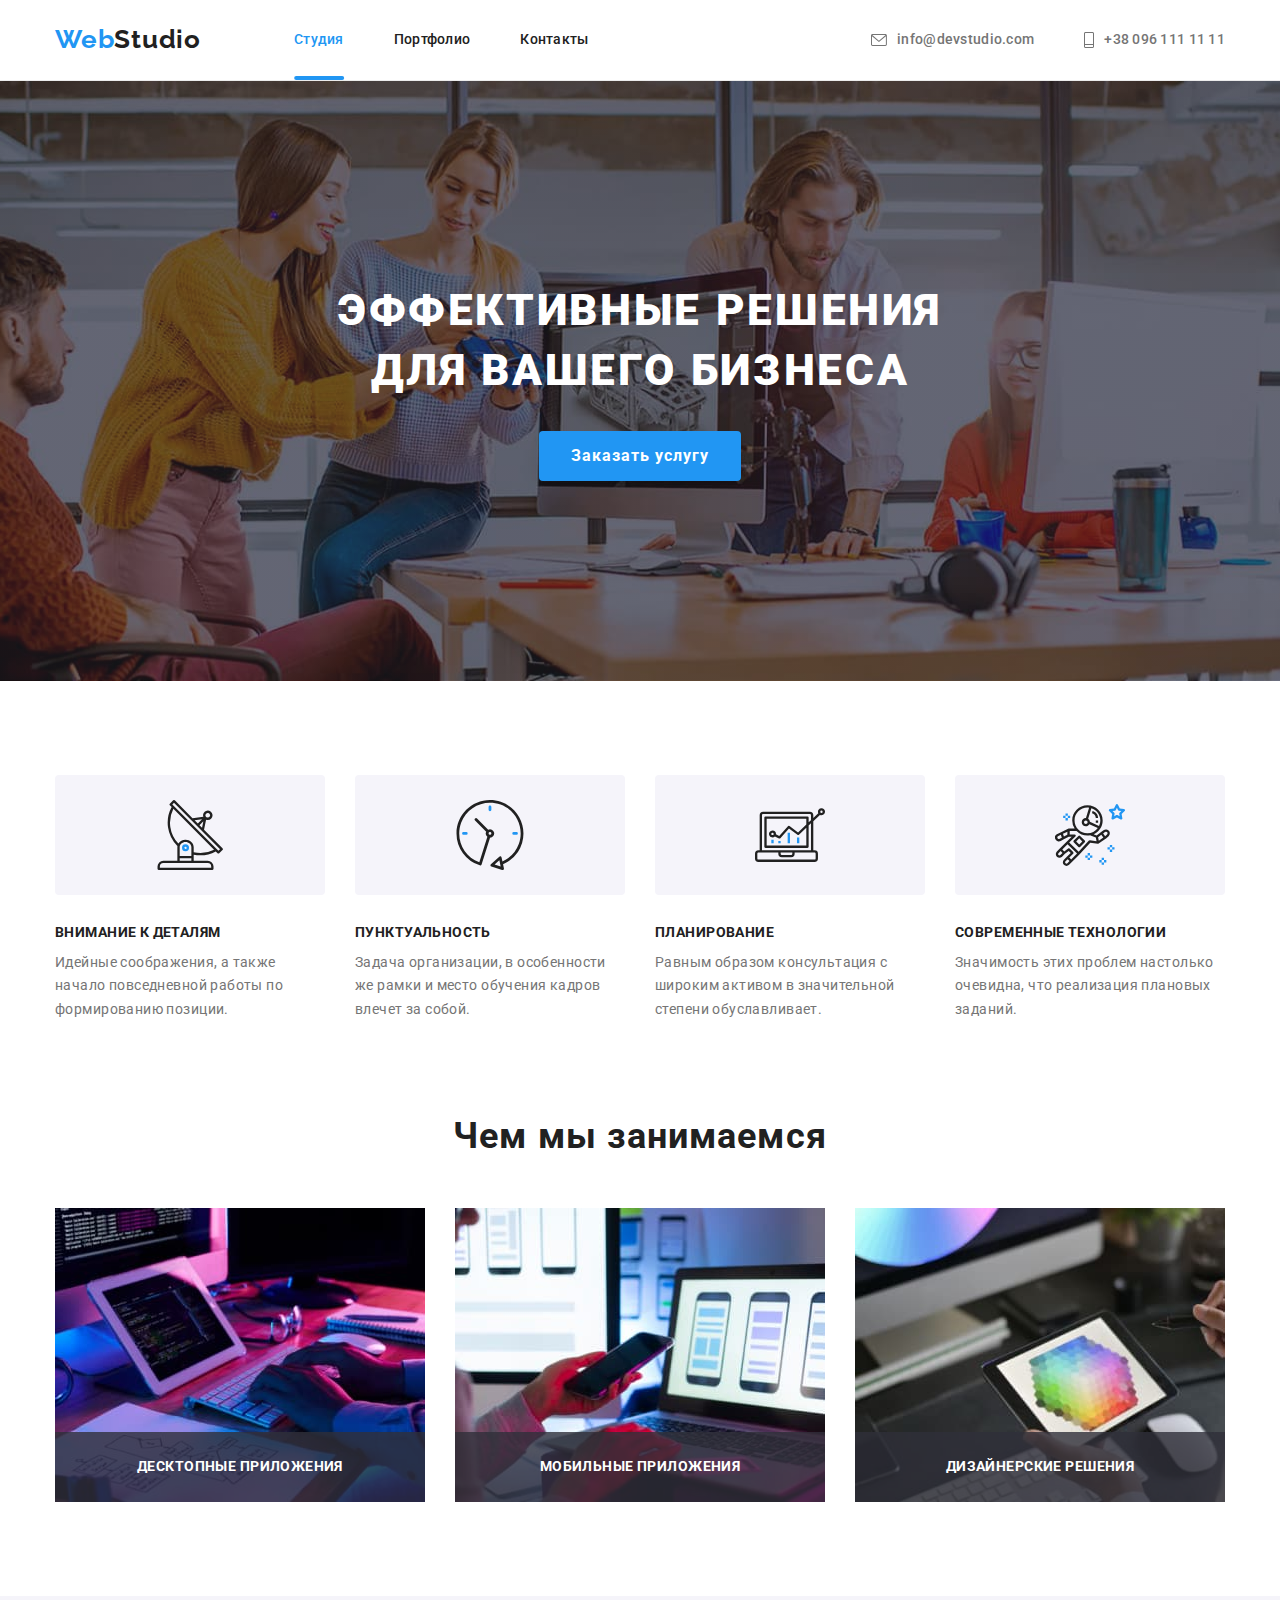
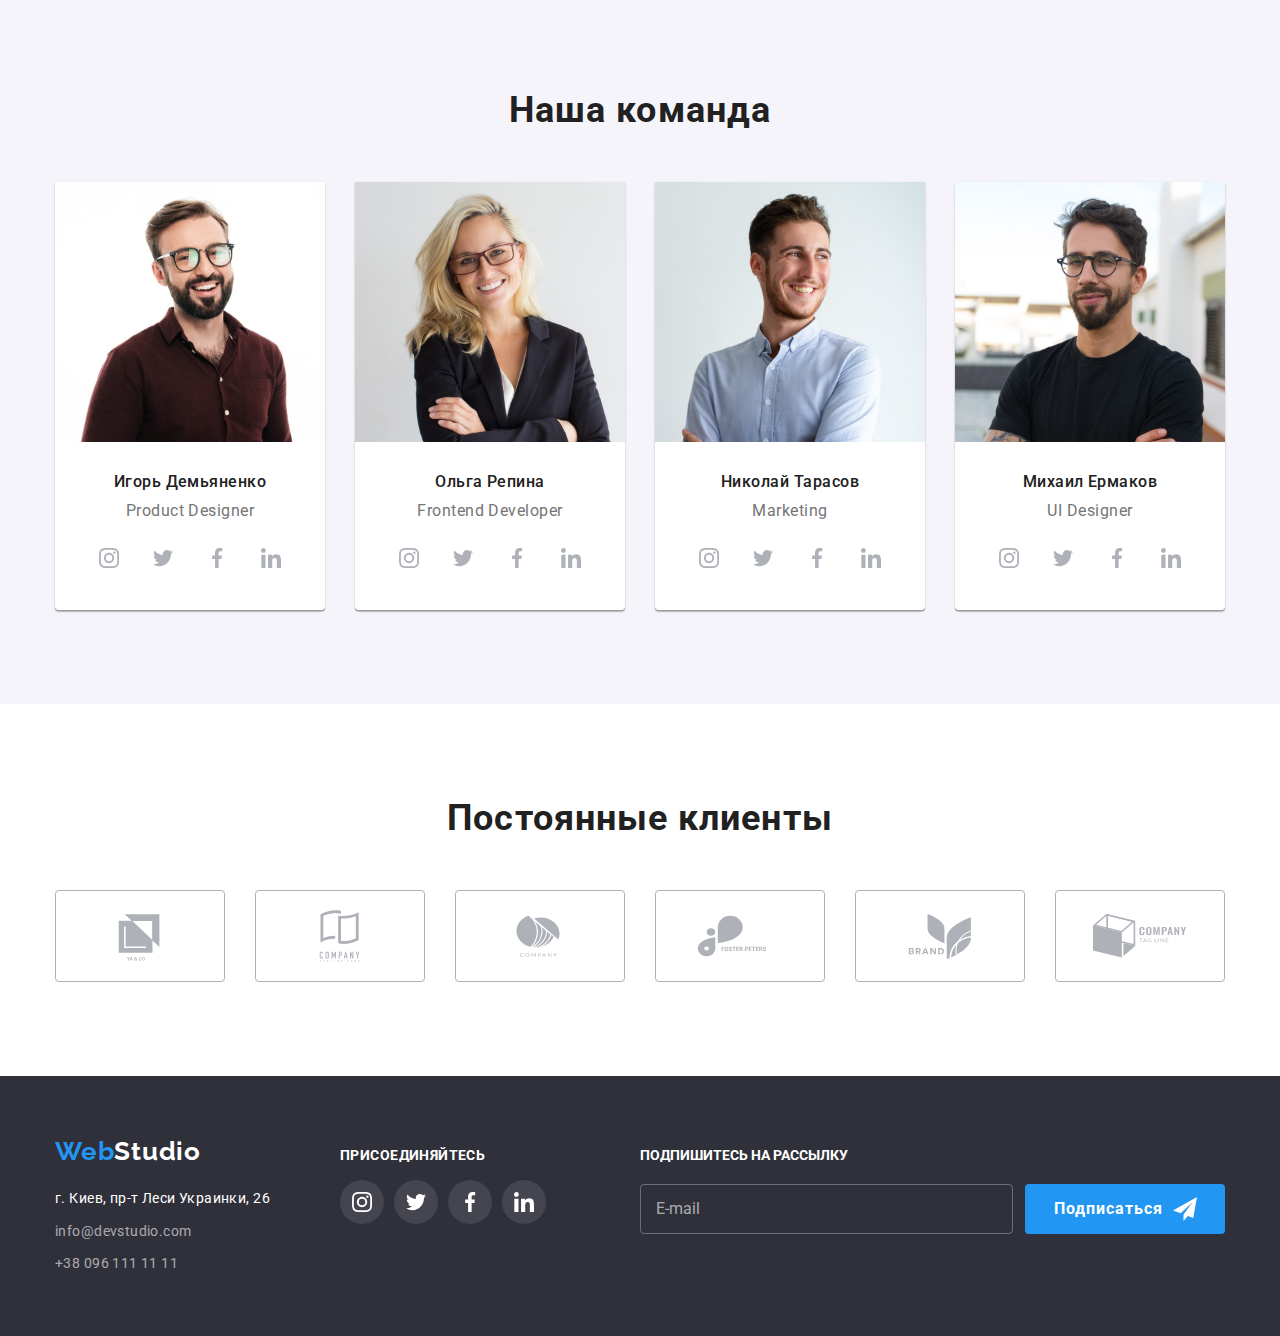
<file: index.html>
<!DOCTYPE html>
<html lang="ru">
<head>
    <meta charset="UTF-8">
    <meta http-equiv="X-UA-Compatible" content="IE=edge">
    <meta name="viewport" content="width=device-width, initial-scale=1.0">
    <title>Document</title>
      <style>
        a {
          text-decoration: none;
        }
      </style>
      <link rel="preconnect" href="https://fonts.googleapis.com">
      <link rel="preconnect" href="https://fonts.gstatic.com" crossorigin>
      <link href="https://fonts.googleapis.com/css2?family=Raleway:wght@700&family=Roboto:wght@400;500;700;900&display=swap"
        rel="stylesheet">
      <link rel="stylesheet" href="https://cdnjs.cloudflare.com/ajax/libs/modern-normalize/1.1.0/modern-normalize.min.css" />
      <link rel="stylesheet" href="./css/styles.css">
</head>
<body class="page">
<!--хедер-->
   <header class="page-header">
    <div class="container menu-heder">
       <nav class="nav">
         <a href="/" class="logo"><span class="logos">Web</span>Studio</a>
          <ul class="site-nav list">
            <li class="nav-item"><a href="./index.html" class="link active">Студия</a></li>
            <li class="nav-item"><a href="./portfolio.html" class="link ">Портфолио</a></li>
            <li class="nav-item"><a href="./contacts.html" class="link">Контакты</a></li>
          </ul>
       </nav>
          <ul class="contacts list">
            <li class="contacts-item"><a href="mailto:info@devstudio.com" class="contact">
              <svg class="phone-icon" width="16" height="12">
                <use href="./images/symbol-defs.svg#icon-envelope-hover"></use>
              </svg>
              info@devstudio.com</a>
            </li>
            <li class="contacts-item"><a href="tel:+380961111111" class="contact">
              <svg class="email-icon" width="10" height="16">
                <use href="./images/symbol-defs.svg#icon-Vector"></use>
              </svg>
              +38 096 111 11 11</a>
            </li>
          </ul>
    </div>
   </header> 
<!--головний контент сторінки-->
    <main>
     <!--секція герой-->
      <section class="hero">
        <div class="container">
           <h1 class="hero-title">Эффективные решения для вашего бизнеса</h1>
           <button type="button" class="button" data-modal-open>Заказать услугу</button>
        </div>
     </section>
     <!--фішки компанії-->
     <section class="section">
      <div class="container">
       <h2 class="visually-hidden">Наши преимущества</h2>
       <ul class="feature-list list">
          <li class="item">
            <div class="box-icon">
              <svg class="item-icon">
                <use href="./images/symbol-defs.svg#icon-Group"></use>
              </svg>
            </div>
           <h3 class="title">Внимание к деталям</h3>
            <p class="text">Идейные соображения, а также начало повседневной работы по формированию позиции.</p>
         </li>
         <li class="item">
          <div class="box-icon">
            <svg class="item-icon">
              <use href="./images/symbol-defs.svg#icon-clock"></use>
            </svg>
          </div>
           <h3 class="title">Пунктуальность</h3>
            <p class="text">Задача организации, в особенности же рамки и место обучения кадров влечет за собой.</p>
         </li>
         <li class="item">
          <div class="box-icon">
            <svg class="item-icon">
              <use href="./images/symbol-defs.svg#icon-diagram"></use>
            </svg>
          </div>
           <h3 class="title">Планирование</h3>
            <p class="text">Равным образом консультация с широким активом в значительной степени обуславливает.</p>
         </li>
         <li class="item">
          <div class="box-icon">
            <svg class="item-icon">
              <use href="./images/symbol-defs.svg#icon-astronaut"></use>
            </svg>
          </div>
           <h3 class="title">Современные технологии</h3>
            <p class="text">Значимость этих проблем настолько очевидна, что реализация плановых заданий.</p>
         </li>
        </ul>
      </div>
     </section>
     <!--діяльність компанії-->
     <section class="section work-section">
      <div class="container">
        <h2 class="work">Чем мы занимаемся</h2>
        <ul class="work-list list">
          <li class="img work-list-item"><img src="./images/img1.jpg" alt="робота с ПК" width="370">
            <p class="offer-item-description">Десктопные приложения</p>
          </li>
            <li class="img work-list-item"><img src="./images/img2.jpg" alt="Робота с телефоном" width="370">
            <p class="offer-item-description">Мобильные приложения</p>
          </li>
            <li class="img work-list-item"><img src="./images/img3.jpg" alt="робота с планшетом" width="370">
            <p class="offer-item-description">Дизайнерские решения</p>
          </li>
        </ul>
      </div>
     </section>
     <!--члени компанії-->
     <section class="section user">
      <div class="container">
        <h2 class="galery">Наша команда</h2>
        <ul class="galery-list list">
            <li class="galery-item">
                <img src="./images/igor.jpg" alt="фото Игорь Демьяненко" width="270">
              <div class="person-description">
                <h3 class="headline">Игорь Демьяненко</h3>
                <p class="tagline">Product Designer</p>
                <ul class="user-soc-list list">
                    <li class="user-soc-item">
                    <a class="user-soc-link link" href="">
                      <svg class="user-soc-icon" width="20" height="20">
                        <use href="./images/symbol-defs.svg#icon-instagram"></use>
                      </svg>
                    </a>
                  </li>
                    <li class="user-soc-item">
                    <a class="user-soc-link link" href="">
                      <svg class="user-soc-icon" width="20" height="20">
                        <use href="./images/symbol-defs.svg#icon-twitter"></use>
                      </svg>
                    </a>
                  </li>
                    <li class="user-soc-item">
                    <a class="user-soc-link link" href="">
                      <svg class="user-soc-icon" width="20" height="20">
                        <use href="./images/symbol-defs.svg#icon-facebook"></use>
                      </svg>
                    </a>
                  </li>
                  <li class="user-soc-item">
                    <a class="user-soc-link link" href="">
                      <svg class="user-soc-icon" width="20" height="20">
                        <use href="./images/symbol-defs.svg#icon-linkedin"></use>
                      </svg>
                    </a>
                  </li>
                </ul>
              </div>
              </li>
            <li class="galery-item">
                <img src="./images/olga.jpg" alt="фото Ольга Репина" width="270">
              <div class="person-description">
                <h3 class="headline">Ольга Репина</h3>
                <p class="tagline">Frontend Developer</p>
                <ul class="user-soc-list list">
                    <li class="user-soc-item">
                    <a class="user-soc-link link" href="">
                      <svg class="user-soc-icon" width="20" height="20">
                        <use href="./images/symbol-defs.svg#icon-instagram"></use>
                      </svg>
                    </a>
                  </li>
                    <li class="user-soc-item">
                    <a class="user-soc-link link" href="">
                      <svg class="user-soc-icon" width="20" height="20">
                        <use href="./images/symbol-defs.svg#icon-twitter"></use>
                      </svg>
                    </a>
                  </li>
                    <li class="user-soc-item">
                    <a class="user-soc-link link" href="">
                      <svg class="user-soc-icon" width="20" height="20">
                        <use href="./images/symbol-defs.svg#icon-facebook"></use>
                      </svg>
                    </a>
                  </li>
                  <li class="user-soc-item">
                    <a class="user-soc-link link" href="">
                      <svg class="user-soc-icon" width="20" height="20">
                        <use href="./images/symbol-defs.svg#icon-linkedin"></use>
                      </svg>
                    </a>
                  </li>
                </ul>
              </div>
              </li>
            <li class="galery-item">
                <img src="./images/kolya.jpg" alt="фото Николай Тарасов" width="270">
              <div class="person-description">
                <h3 class="headline">Николай Тарасов</h3>
                <p class="tagline">Marketing</p>
                <ul class="user-soc-list list">
                    <li class="user-soc-item">
                    <a class="user-soc-link link" href="">
                      <svg class="user-soc-icon" width="20" height="20">
                        <use href="./images/symbol-defs.svg#icon-instagram"></use>
                      </svg>
                    </a>
                  </li>
                    <li class="user-soc-item">
                    <a class="user-soc-link link" href="">
                      <svg class="user-soc-icon" width="20" height="20">
                        <use href="./images/symbol-defs.svg#icon-twitter"></use>
                      </svg>
                    </a>
                  </li>
                    <li class="user-soc-item">
                    <a class="user-soc-link link" href="">
                      <svg class="user-soc-icon" width="20" height="20">
                        <use href="./images/symbol-defs.svg#icon-facebook"></use>
                      </svg>
                    </a>
                  </li>
                  <li class="user-soc-item">
                    <a class="user-soc-link link" href="">
                      <svg class="user-soc-icon" width="20" height="20">
                        <use href="./images/symbol-defs.svg#icon-linkedin"></use>
                      </svg>
                    </a>
                  </li>
                </ul>
              </div>
              </li>
            <li class="galery-item">
                <img src="./images/misha.jpg" alt="фото Михаил Ермаков" width="270">
              <div class="person-description">
                <h3 class="headline">Михаил Ермаков</h3>
                <p class="tagline">UI Designer</p>
                <ul class="user-soc-list list">
                    <li class="user-soc-item">
                    <a class="user-soc-link link" href="">
                      <svg class="user-soc-icon" width="20" height="20">
                        <use href="./images/symbol-defs.svg#icon-instagram"></use>
                      </svg>
                    </a>
                  </li>
                     <li class="user-soc-item">
                    <a class="user-soc-link link" href="">
                      <svg class="user-soc-icon" width="20" height="20">
                        <use href="./images/symbol-defs.svg#icon-twitter"></use>
                      </svg>
                    </a>
                  </li>
                    <li class="user-soc-item">
                    <a class="user-soc-link link" href="">
                      <svg class="user-soc-icon" width="20" height="20">
                        <use href="./images/symbol-defs.svg#icon-facebook"></use>
                      </svg>
                    </a>
                  </li>
                  <li class="user-soc-item">
                    <a class="user-soc-link link" href="">
                      <svg class="user-soc-icon" width="20" height="20">
                        <use href="./images/symbol-defs.svg#icon-linkedin"></use>
                      </svg>
                    </a>
                  </li>
                </ul>
              </div>
              </li>
        </ul>
      </div>
      </section>
      <!--постійні клієнти-->
      <section class="section">
        <div class="container-clients">
          <h2 class="work">Постоянные клиенты</h2>
          <ul class="clients-list">
            <li class="clients-item">
              <a href="">
                <svg class="clients-logo">
                  <use href="./images/symbol-defs.svg#icon-logo-customers1"></use>
                </svg>
              </a>
            </li>
            <li class="clients-item">
              <a href="">
                <svg class="clients-logo">
                  <use href="./images/symbol-defs.svg#icon-logo-customers2"></use>
                </svg>
              </a>
            </li>
            <li class="clients-item">
              <a href="">
                <svg class="clients-logo">
                  <use href="./images/symbol-defs.svg#icon-logo-customers3"></use>
                </svg>
              </a>
            </li>
            <li class="clients-item">
              <a href="">
                <svg class="clients-logo">
                  <use href="./images/symbol-defs.svg#icon-logo-customers4"></use>
                </svg>
              </a>
            </li>
            <li class="clients-item">
              <a href="">
                <svg class="clients-logo">
                  <use href="./images/symbol-defs.svg#icon-logo-customers5"></use>
                </svg>
              </a>
            </li>
            <li class="clients-item">
              <a href="">
                <svg class="clients-logo">
                  <use href="./images/symbol-defs.svg#icon-logo-customers6"></use>
                </svg>
              </a>
            </li>
          </ul>
        </div>
      </section>
    </main>
<!--футер-->
 <footer class="footer-menu">
    <div class="container footer">
      <div class="container-flex">
        <a href="/" class="footer-logo"> <span class="logos">Web</span>Studio</a>
        <address class="address">
          <ul class="address-list list">
            <li class="footer-address-item"> <a class="footer-address" href="https://goo.gl/maps/79SEyr8F4r5ZJnbD9">г. Киев, пр-т Леси Украинки, 26</a></li>
            <li class="footer-contact-item"> <a class="footer-contact" href="mailto:info@devstudio.com">info@devstudio.com</a></li>
            <li class="footer-contact-item"> <a class="footer-contact" href="tel:+380961111111">+38 096 111 11 11</a></li>
          </ul>
        </address>
      </div>
      <div class="futer-call">
        <h3 class="call">присоединяйтесь</h3>
        <ul class="user-soc-list list">
          <li class="futer-call-item">
            <a class="futer-call-link link" href="">
              <svg class="futer-call-icon" width="20" height="20">
                <use href="./images/symbol-defs.svg#icon-instagram"></use>
              </svg>
            </a>
          </li>
          <li class="futer-call-item">
            <a class="futer-call-link link" href="">
              <svg class="futer-call-icon" width="20" height="20">
                <use href="./images/symbol-defs.svg#icon-twitter"></use>
              </svg>
            </a>
          </li>
          <li class="futer-call-item">
            <a class="futer-call-link link" href="">
              <svg class="futer-call-icon" width="20" height="20">
                <use href="./images/symbol-defs.svg#icon-facebook"></use>
              </svg>
            </a>
          </li>
          <li class="futer-call-item">
            <a class="futer-call-link link" href="">
              <svg class="futer-call-icon" width="20" height="20">
                <use href="./images/symbol-defs.svg#icon-linkedin"></use>
              </svg>
            </a>
          </li>
        </ul>
      </div>
      <form class="sub-form">
        <div class="sub-container">
          <label for="mail" class="sub-send"> Подпишитесь на рассылку </label>
          <input class="sub-input" type="email" name="email" id="mail" placeholder="E-mail" required />
        </div>
        <button type="submit" class="send-btn">
          Подписаться
          <svg class="icon-send" width="18" height="18">
            <use href="./images/symbol-defs.svg#icon-send"></use>
          </svg>
        </button>
      </form>
    </div>
 </footer>
    <div class="backdrop is-hidden" data-modal>
      <div class="modal">
        <button type="button" class="close-btn" data-modal-close>
          <svg class="icon-close" width="24" height="24">
            <use href="./images/symbol-defs.svg#icon-close"></use>
          </svg>
        </button>
          <div class="modal-form">
            <b class="form-title">Оставьте свои данные, мы вам перезвоним</b>
            <form class="form-contacts">
              <label class="form-label" for="username">Имя</label>
              <div class="input-wrapper">
                <input class="form-input" type="text" name="username" id="username" placeholder=" " />
                <svg class="form-icon" width="18" height="18">
                  <use href="./images/symbol-defs.svg#name"></use>
                </svg>
              </div>
              <label class="form-label" for="tel">Телефон</label>
              <div class="input-wrapper">
                <input class="form-input" type="tel" name="tel" id="tel" placeholder=" " required />
                <svg class="form-icon" width="18" height="18">
                  <use href="./images/symbol-defs.svg#tel"></use>
                </svg>
              </div>
              <label class="form-label" for="email">
                <span class="form-text">Почта</span>
              </label>
              <div class="input-wrapper">
                <input class="form-input" type="email" name="email" id="email" placeholder=" " required />
                <svg class="form-icon" width="18" height="18">
                  <use href="./images/symbol-defs.svg#email"></use>
                </svg>
              </div>
              <label class="form-label" for="comment">
                <span class="form-text">Комментарий</span>
              </label>
              <textarea class="form-textarea" name="comment" rows="5" id="comment" placeholder="Введите текст"></textarea>
              <label class="form-check">
                <input class="checkbox visually-hidden" type="checkbox" name="contract" />
                <span class="form-icon-check">
                  <svg class="icon-check" width="16" height="15">
                    <use href="./images/symbol-defs.svg#icon-check"></use>
                  </svg>
                </span>
                <span class="form-contract">
                  Соглашаюсь с рассылкой и принимаю
                  <a class="form-link" href="" target="_blank">Условия договора</a>
                </span>
              </label>
              <button class="button button-modal" type="submit">Отправить</button>
            </form>
          </div>
      </div>
    </div>
    <script src="./js/modal.js"></script>
</body>
</html>
</file>
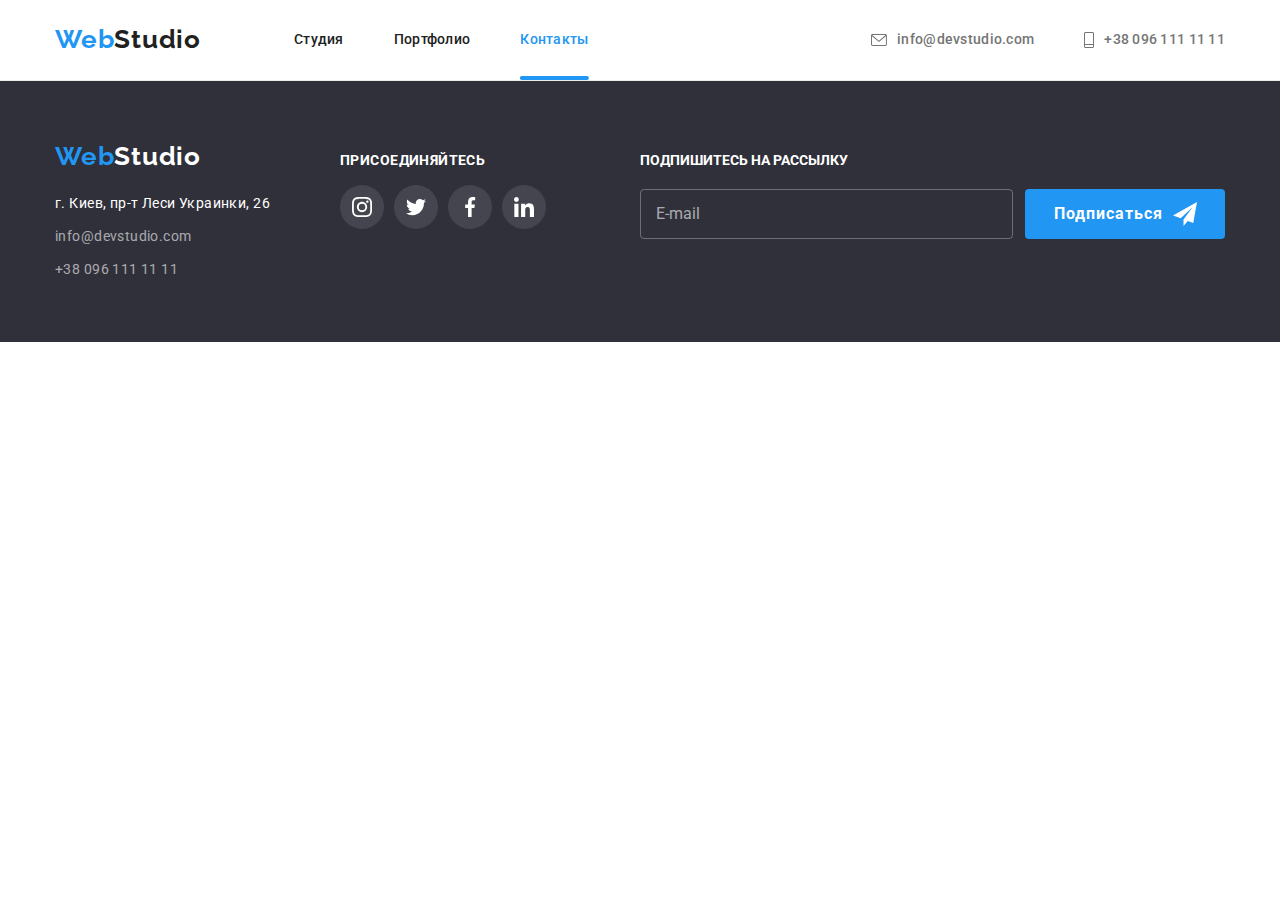
<file: contacts.html>
<!DOCTYPE html>
<html lang="ru">

<head>
    <meta charset="UTF-8">
    <meta http-equiv="X-UA-Compatible" content="IE=edge">
    <meta name="viewport" content="width=device-width, initial-scale=1.0">
    <title>Document</title>
    <style>
        a {
            text-decoration: none;
        }
    </style>
    <link rel="preconnect" href="https://fonts.googleapis.com">
    <link rel="preconnect" href="https://fonts.gstatic.com" crossorigin>
    <link
        href="https://fonts.googleapis.com/css2?family=Raleway:wght@700&family=Roboto:wght@400;500;700;900&display=swap"
        rel="stylesheet">
    <link rel="stylesheet"
        href="https://cdnjs.cloudflare.com/ajax/libs/modern-normalize/1.1.0/modern-normalize.min.css" />
    <link rel="stylesheet" href="./css/styles.css">
</head>
<body class="page">
    <!--хедер-->
<header class="page-header">
    <div class="container menu-heder">
        <nav class="nav">
            <a href="/" class="logo"><span class="logos">Web</span>Studio</a>
            <ul class="site-nav list">
                <li class="nav-item"><a href="./index.html" class=" link">Студия</a></li>
                <li class="nav-item"><a href="./portfolio.html" class=" link">Портфолио</a></li>
                <li class="nav-item"><a href="./contacts.html" class=" link active">Контакты</a></li>
            </ul>
        </nav>
        <ul class="contacts list">
            <li class="contacts-item"><a href="mailto:info@devstudio.com" class="contact">
                    <svg class="phone-icon" width="16" height="12">
                        <use href="./images/symbol-defs.svg#icon-envelope-hover"></use>
                    </svg>
                    info@devstudio.com</a>
            </li>
            <li class="contacts-item"><a href="tel:+380961111111" class="contact">
                    <svg class="email-icon" width="10" height="16">
                        <use href="./images/symbol-defs.svg#icon-Vector"></use>
                    </svg>
                    +38 096 111 11 11</a>
            </li>
        </ul>
    </div>
</header>
    <!--футер-->
<footer class="footer-menu">
    <div class="container footer">
        <div class="container-flex">
            <a href="/" class="footer-logo"> <span class="logos">Web</span>Studio</a>
            <address class="address">
                <ul class="address-list list">
                    <li class="footer-address-item"> <a class="footer-address"
                            href="https://goo.gl/maps/79SEyr8F4r5ZJnbD9">г. Киев, пр-т Леси Украинки, 26</a></li>
                    <li class="footer-contact-item"> <a class="footer-contact"
                            href="mailto:info@devstudio.com">info@devstudio.com</a></li>
                    <li class="footer-contact-item"> <a class="footer-contact" href="tel:+380961111111">+38 096 111 11
                            11</a></li>
                </ul>
            </address>
        </div>
        <div class="futer-call">
            <h3 class="call">присоединяйтесь</h3>
            <ul class="user-soc-list list">
                <li class="futer-call-item">
                    <a class="futer-call-link link" href="">
                        <svg class="futer-call-icon" width="20" height="20">
                            <use href="./images/symbol-defs.svg#icon-instagram"></use>
                        </svg>
                    </a>
                </li>
                <li class="futer-call-item">
                    <a class="futer-call-link link" href="">
                        <svg class="futer-call-icon" width="20" height="20">
                            <use href="./images/symbol-defs.svg#icon-twitter"></use>
                        </svg>
                    </a>
                </li>
                <li class="futer-call-item">
                    <a class="futer-call-link link" href="">
                        <svg class="futer-call-icon" width="20" height="20">
                            <use href="./images/symbol-defs.svg#icon-facebook"></use>
                        </svg>
                    </a>
                </li>
                <li class="futer-call-item">
                    <a class="futer-call-link link" href="">
                        <svg class="futer-call-icon" width="20" height="20">
                            <use href="./images/symbol-defs.svg#icon-linkedin"></use>
                        </svg>
                    </a>
                </li>
            </ul>
        </div>
        <form class="sub-form">
            <div class="sub-container">
                <label for="mail" class="sub-send"> Подпишитесь на рассылку </label>
                <input class="sub-input" type="email" name="email" id="mail" placeholder="E-mail" required />
            </div>
            <button type="submit" class="send-btn">
                Подписаться
                <svg class="icon-send" width="18" height="18">
                    <use href="./images/symbol-defs.svg#icon-send"></use>
                </svg>
            </button>
        </form>
    </div>
</footer>
    </body>
    
    </html>
</file>
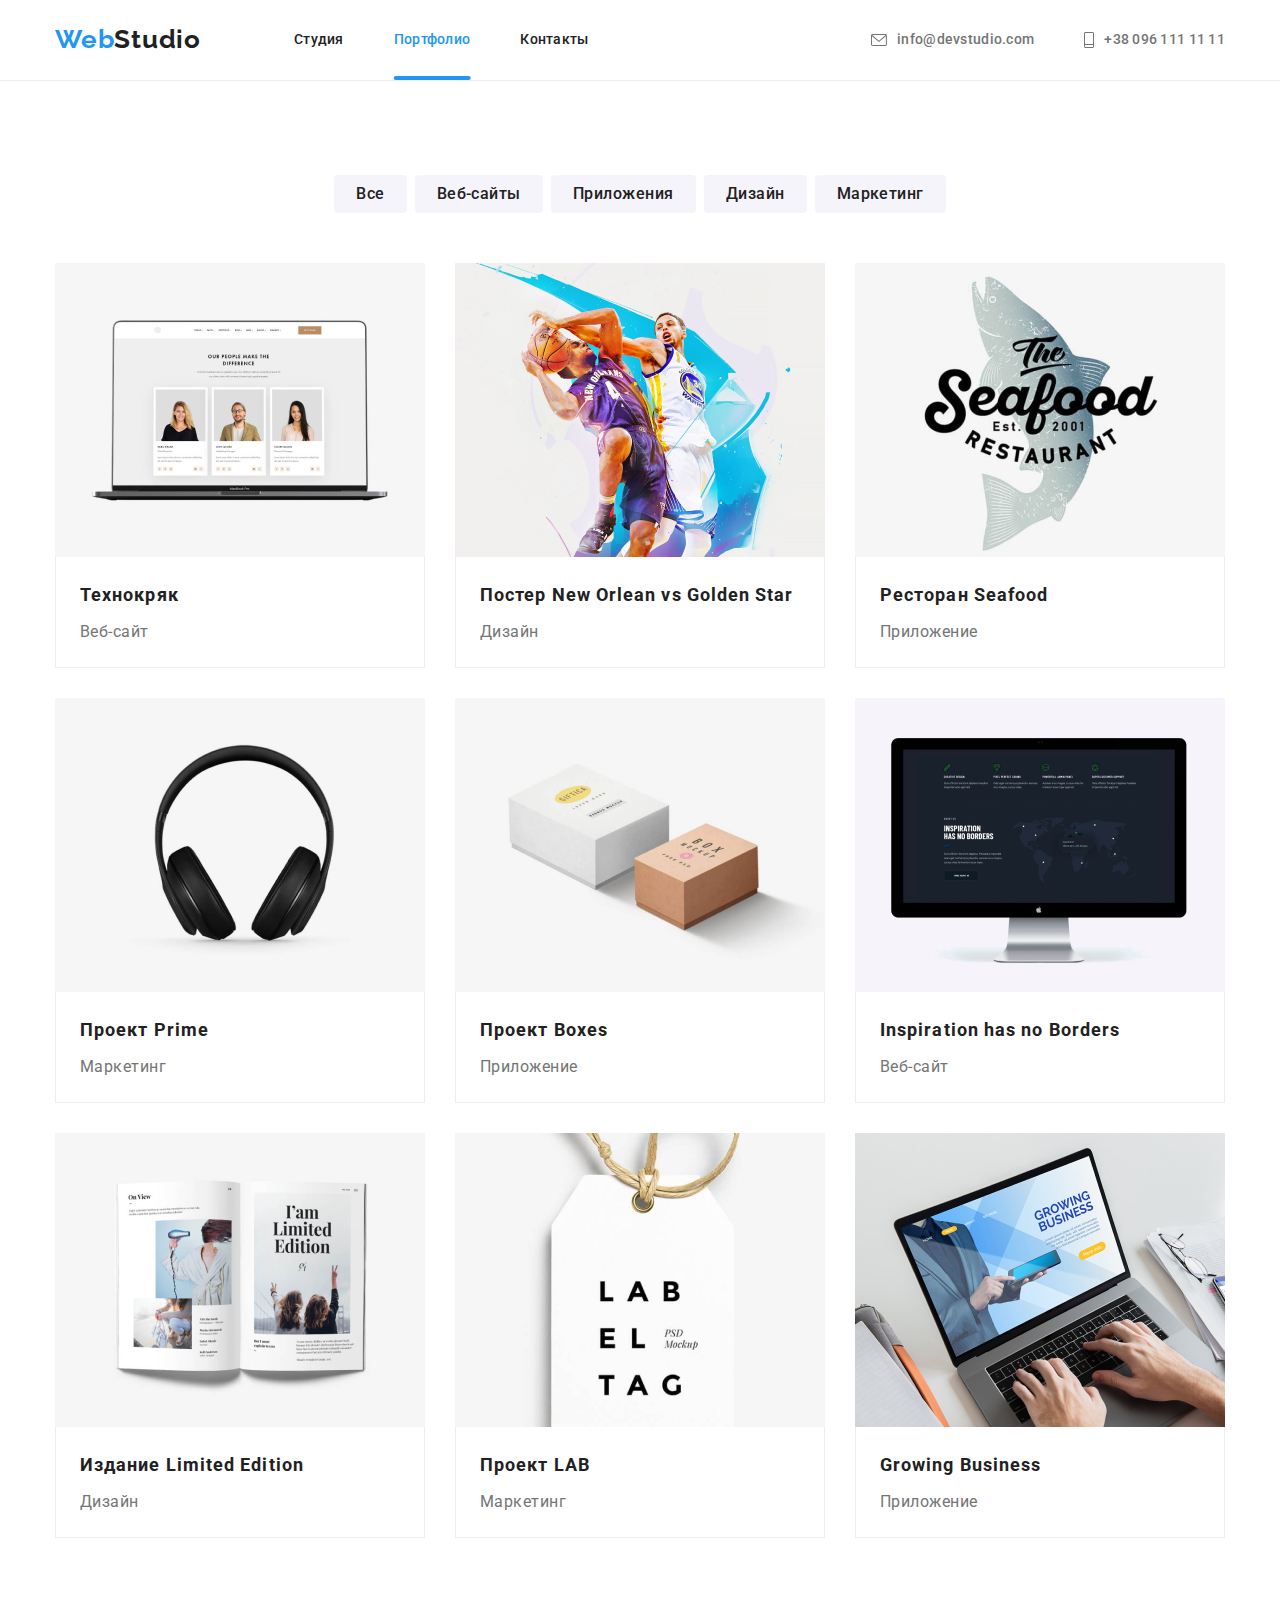
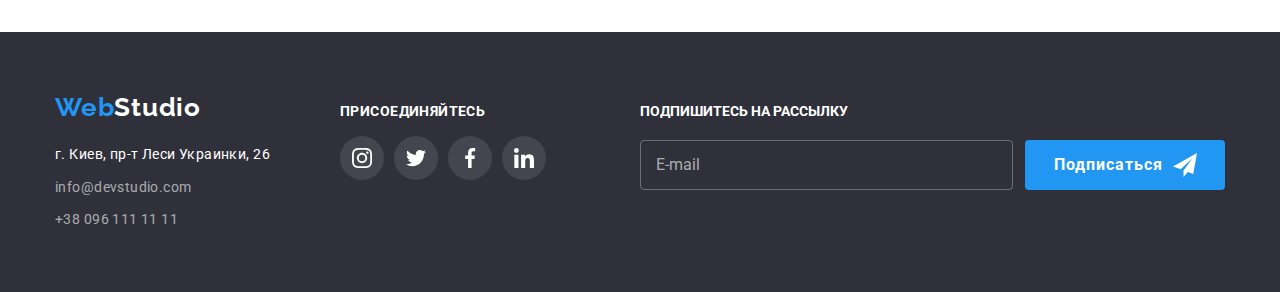
<file: portfolio.html>
<!DOCTYPE html>
<html lang="ru">
<head>
    <meta charset="UTF-8">
    <meta http-equiv="X-UA-Compatible" content="IE=edge">
    <meta name="viewport" content="width=device-width, initial-scale=1.0">
    <title>portfolio</title>
    <style>
         a {
            text-decoration: none;
        }
    </style>
    <link rel="preconnect" href="https://fonts.googleapis.com">
    <link rel="preconnect" href="https://fonts.gstatic.com" crossorigin>
    <link href="https://fonts.googleapis.com/css2?family=Raleway:wght@700&family=Roboto:wght@400;500;700;900&display=swap"
       rel="stylesheet">
    <link rel="stylesheet" href="https://cdnjs.cloudflare.com/ajax/libs/modern-normalize/1.1.0/modern-normalize.min.css" />
    <link rel="stylesheet" href="./css/styles.css">
</head>
<body class="page">
<!--хедер-->
  <header class="page-header">
    <div class="container menu-heder">
      <nav class="nav">
        <a href="/" class="logo"><span class="logos">Web</span>Studio</a>
        <ul class="site-nav list">
          <li class="nav-item"><a href="./index.html" class="link">Студия</a></li>
          <li class="nav-item"><a href="./portfolio.html" class="link active">Портфолио</a></li>
          <li class="nav-item"><a href="./contacts.html" class="link">Контакты</a></li>
        </ul>
      </nav>
      <ul class="contacts list">
        <li class="contacts-item"><a href="mailto:info@devstudio.com" class="contact">
            <svg class="phone-icon" width="16" height="12">
              <use href="./images/symbol-defs.svg#icon-envelope-hover"></use>
            </svg>
            info@devstudio.com</a>
        </li>
        <li class="contacts-item"><a href="tel:+380961111111" class="contact">
            <svg class="email-icon" width="10" height="16">
              <use href="./images/symbol-defs.svg#icon-Vector"></use>
            </svg>
            +38 096 111 11 11</a>
        </li>
      </ul>
    </div>
  </header>
<!--головний контент сторінки-->
    <main class="main">
      <section class="section">
       <div class="container">
        <h1 class="visually-hidden buttons-title"></h1>
            <ul class="button-items list">
                <li class="button-item">
                    <button type="button" class="button-primery">Все</button>
                </li>
                <li class="button-item">
                    <button type="button" class="button-primery">Веб-сайты</button>
                </li>
                <li class="button-item">
                    <button type="button" class="button-primery">Приложения</button>
                </li>
                <li class="button-item">
                    <button type="button" class="button-primery">Дизайн</button>
                </li>
                <li class="button-item">
                    <button type="button" class="button-primery">Маркетинг</button>
                </li>
            </ul>
        
            <!--Наши проекты-->
            <ul class="project-list list">
                <li class="project-item">
                  <a class="project-hover" href="">
                     <div class="overlay">
                        <img src="./images/portfolio1.jpg" alt="фото Технокряк" width="370">
                        <p class="overlay-text">Ресурс предлагает комплексные предложения с разным уровнем функционала и сервисов. Все это
                        позволит посетителю получить исчерпывающие сведения о компании или частном лице.</p>
                     </div>
                    <div class="projects-description">
                      <h2 class="headline-portfolio">Технокряк</h2>
                      <p class="tagline-portfolio">Веб-сайт</p>
                    </div>
                  </a>
                </li>
                <li class="project-item">
                  <a class="project-hover" href="">
                    <div class="overlay">
                       <img src="./images/portfolio2.jpg" alt="фото Постер New Orlean vs Golden Star" width="370">
                       <p class="overlay-text">Ресурс предлагает комплексные предложения с разным уровнем функционала и сервисов. Все это
                       позволит посетителю получить исчерпывающие сведения о компании или частном лице.</p>
                     </div>
                  <div class="projects-description">
                    <h2 class="headline-portfolio">Постер New Orlean vs Golden Star</h2>
                    <p class="tagline-portfolio">Дизайн</p>
                  </div>
                  </a>
                </li>
                <li class="project-item">
                  <a class="project-hover" href="">
                     <div class="overlay">
                       <img src="./images/portfolio3.jpg" alt="фото Ресторан Seafood" width="370">
                       <p class="overlay-text">Ресурс предлагает комплексные предложения с разным уровнем функционала и сервисов. Все это
                       позволит посетителю получить исчерпывающие сведения о компании или частном лице.</p>
                     </div>
                  <div class="projects-description">
                    <h2 class="headline-portfolio">Ресторан Seafood</h2>
                    <p class="tagline-portfolio">Приложение</p>
                  </div>
                  </a>
                </li>
                <li class="project-item">
                  <a class="project-hover" href="">
                    <div class="overlay">
                     <img src="./images/portfolio4.jpg" alt="фото Проект Prime<" width="370">
                     <p class="overlay-text">Ресурс предлагает комплексные предложения с разным уровнем функционала и сервисов. Все это
                      позволит посетителю получить исчерпывающие сведения о компании или частном лице.</p>
                    </div> 
                  <div class="projects-description">
                    <h2 class="headline-portfolio">Проект Prime</h2>
                    <p class="tagline-portfolio">Маркетинг</p>
                  </div>
                  </a>
                </li>
                <li class="project-item">
                  <a class="project-hover" href="">
                    <div class="overlay">
                     <img src="./images/portfolio5.jpg" alt="фото Проект Boxes" width="370">
                     <p class="overlay-text">Ресурс предлагает комплексные предложения с разным уровнем функционала и сервисов. Все это
                     позволит посетителю получить исчерпывающие сведения о компании или частном лице.</p>
                   </div>
                  <div class="projects-description">
                    <h2 class="headline-portfolio">Проект Boxes</h2>
                    <p class="tagline-portfolio">Приложение</p>
                  </div>
                  </a>
                </li>
                <li class="project-item">
                  <a class="project-hover" href="">
                    <div class="overlay">
                      <img src="./images/portfolio6.jpg" alt="фото Inspiration has no Borders" width="370">
                      <p class="overlay-text">Ресурс предлагает комплексные предложения с разным уровнем функционала и сервисов. Все это
                      позволит посетителю получить исчерпывающие сведения о компании или частном лице.</p>
                   </div>
                  <div class="projects-description">
                    <h2 class="headline-portfolio">Inspiration has no Borders</h2>
                    <p class="tagline-portfolio">Веб-сайт</p>
                  </div>
                  </a>
                </li>
                <li class="project-item">
                  <a class="project-hover" href="">
                    <div class="overlay">
                      <img src="./images/portfolio7.jpg" alt="фото Издание Limited Edition" width="370">
                      <p class="overlay-text">Ресурс предлагает комплексные предложения с разным уровнем функционала и сервисов. Все это
                      позволит посетителю получить исчерпывающие сведения о компании или частном лице.</p>
                    </div>
                  <div class="projects-description">
                    <h2 class="headline-portfolio">Издание Limited Edition</h2>
                    <p class="tagline-portfolio">Дизайн</p>
                  </div>
                  </a>
                </li>
                <li class="project-item">
                  <a class="project-hover" href="">
                    <div class="overlay">
                     <img src="./images/portfolio8.jpg" alt="фото Проект LAB" width="370">
                     <p class="overlay-text">Ресурс предлагает комплексные предложения с разным уровнем функционала и сервисов. Все это
                     позволит посетителю получить исчерпывающие сведения о компании или частном лице.</p>
                   </div>
                  <div class="projects-description">
                    <h2 class="headline-portfolio">Проект LAB</h2>
                    <p class="tagline-portfolio">Маркетинг</p>
                  </div>
                  </a>
                </li>
                <li class="project-item">
                  <a class="project-hover" href="">
                    <div class="overlay">
                      <img src="./images/portfolio9.jpg" alt="фото Growing Business" width="370">
                     <p class="overlay-text">Ресурс предлагает комплексные предложения с разным уровнем функционала и сервисов. Все это
                      позволит посетителю получить исчерпывающие сведения о компании или частном лице.</p>
                   </div>
                  <div class="projects-description">
                    <h2 class="headline-portfolio">Growing Business</h2>
                    <p class="tagline-portfolio">Приложение</p>
                  </div>
                  </a>
                </li>
            </ul>
        </div>
          </section>
    </main>
<!--футер-->
<footer class="footer-menu">
  <div class="container footer">
    <div class="container-flex">
      <a href="/" class="footer-logo"> <span class="logos">Web</span>Studio</a>
      <address class="address">
        <ul class="address-list list">
          <li class="footer-address-item"> <a class="footer-address" href="https://goo.gl/maps/79SEyr8F4r5ZJnbD9">г.
              Киев, пр-т Леси Украинки, 26</a></li>
          <li class="footer-contact-item"> <a class="footer-contact"
              href="mailto:info@devstudio.com">info@devstudio.com</a></li>
          <li class="footer-contact-item"> <a class="footer-contact" href="tel:+380961111111">+38 096 111 11 11</a></li>
        </ul>
      </address>
    </div>
    <div class="futer-call">
      <h3 class="call">присоединяйтесь</h3>
      <ul class="user-soc-list list">
        <li class="futer-call-item">
          <a class="futer-call-link link" href="">
            <svg class="futer-call-icon" width="20" height="20">
              <use href="./images/symbol-defs.svg#icon-instagram"></use>
            </svg>
          </a>
        </li>
        <li class="futer-call-item">
          <a class="futer-call-link link" href="">
            <svg class="futer-call-icon" width="20" height="20">
              <use href="./images/symbol-defs.svg#icon-twitter"></use>
            </svg>
          </a>
        </li>
        <li class="futer-call-item">
          <a class="futer-call-link link" href="">
            <svg class="futer-call-icon" width="20" height="20">
              <use href="./images/symbol-defs.svg#icon-facebook"></use>
            </svg>
          </a>
        </li>
        <li class="futer-call-item">
          <a class="futer-call-link link" href="">
            <svg class="futer-call-icon" width="20" height="20">
              <use href="./images/symbol-defs.svg#icon-linkedin"></use>
            </svg>
          </a>
        </li>
      </ul>
    </div>
    <form class="sub-form">
      <div class="sub-container">
        <label for="mail" class="sub-send"> Подпишитесь на рассылку </label>
        <input class="sub-input" type="email" name="email" id="mail" placeholder="E-mail" required />
      </div>
      <button type="submit" class="send-btn">
        Подписаться
        <svg class="icon-send" width="18" height="18">
          <use href="./images/symbol-defs.svg#icon-send"></use>
        </svg>
      </button>
    </form>
  </div>
</footer>
    </body>
    </html>
</file>
<file: css/styles.css>
:root {
  --primary-text-color: #212121;
  --secondory-text-color: #757575;
  --text-title-color: #ffffff;
  --accent-color: #2196f3;
  --primary-bg-color: #ffffff;
  --secondary-bg-color: #f5f4fa;
  --footer-bg-color: #2f303a;
}

.page {
  font-family: Roboto, sans-serif;
  color: var(--primary-text-color);
  margin: 0;
}

.list {
  list-style: none;
  padding: 0;
  margin: 0;
}

.container {
  width: 1200px;
  padding-left: 15px;
  padding-right: 15px;
  margin: 0 auto;
  
  /* outline: 1px solid tomato; */
}

h1, h2, h3, h4, h5, h6, p, ul {
  margin-top: 0;
  margin-bottom: 0;
}

ul, ol {
  margin: 0;
  padding-left: 0;
}

/* ------Стилі для index.html------ */

/* ------хедер------ */
.page-header {
background-color: var(--primary-bg-color);
border-bottom: 1px solid #ECECEC;
}

.menu-heder {
  display: flex;
}

.site-nav {
display: flex;
margin-left: 93px;
}

.site-nav > li {
margin-right: 50px;
}

.site-nav >li:nth-child(3n) {
  margin-right: 0;
}

.nav{
    display: flex;
    align-items: center;
}

.contacts {
  align-items: center;
  display: flex;
  margin-left: auto;
}

.contacts>li {
  margin-right: 50px;
}

.contacts>li:nth-child(2n) {
  margin-right: 0px;
}

.logo {
  font-family: "Raleway";
  font-weight: 700;
  font-size: 26px;
  line-height: 1.19;
  letter-spacing: 0.03em;
  color: var(--primary-text-color);
  padding: 24px 0px 25px 0px;
}

.logos {
  color: var(--accent-color);
}

.link {
  position: relative;
  font-weight: 500;
  font-size: 14px;
  line-height: 1.4;
  letter-spacing: 0.02em;
  color: var(--primary-text-color);
  text-align: center;
  padding: 32px 0px;
  transition: color 250ms cubic-bezier(0.4, 0, 0.2, 1);
}

.link:hover,
.link:focus {
  color: var(--accent-color);
}


.contact {
  font-weight: 500;
  font-size: 14px;
  line-height: 1.14;
  letter-spacing: 0.02em;
  color: var(--secondory-text-color);
  text-align: center;
  align-items: center;
  padding: 32px 0px;
  display: flex;
  transition: color 250ms cubic-bezier(0.4, 0, 0.2, 1);
}


.contact:hover,
.contact:focus {
  color: var(--accent-color);
}


.email-icon,
.phone-icon {
  margin-right: 10px;
  fill: #757575;
}

  .contact:hover .email-icon,
  .contact:hover .phone-icon,
  .contact:focus .email-icon,
  .contact:focus .phone-icon {
    fill: var(--accent-color);
  }

.active {
  color: var(--accent-color);
}

.active::after {
  position: absolute;
  bottom: -1px;
  left: 50%;
  transform: translateX(-50%);
  content: '';
  width: 100%;
  height: 4px;
  border-radius: 2px;
  background-color: var(--accent-color);
}


/* ------секція герой------ */

.hero {
    background-color: var(--footer-bg-color);
    padding: 200px 0;
    max-width: 1600px;
    margin-right: auto;
    margin-left: auto;
    background-image: linear-gradient(
    rgba(47, 48, 58, 0.4), 
    rgba(47, 48, 58, 0.4)), 
  url(../images/hero-bg.jpg);
   background-repeat: no-repeat;
   background-position: center;
   background-size: cover;

}


.hero-title {
  font-weight: 900;
  font-size: 44px;
  line-height: 1.36;
  text-align: center;
  letter-spacing: 0.06em;
  text-transform: uppercase;
  color: var(--text-title-color);
  width: 696px;
  margin-left: auto;
  margin-right: auto;
  text-align: center;
}

.button {
  font-family: Roboto;
  font-weight: 700;
  font-size: 16px;
  line-height: 1.87;
  display: flex;
  align-items: center;
  text-align: center;
  letter-spacing: 0.06em;
  color: var(--text-title-color);
  background-color: var(--accent-color);
  cursor: pointer;
  border-radius: 4px;
  box-shadow: 0px 4px 4px rgba(0, 0, 0, 0.15);
  border: none;
  padding: 10px 32px;
  margin-top: 30px;
  margin-left: auto;
  margin-right: auto;
  transition: background-color 250ms cubic-bezier(0.4, 0, 0.2, 1);
}

.button:hover,
.button:focus {
  background-color: #178ae7;
}

/* ------фішки компанії------ */


.box-icon {
  display: inline-flex;
  justify-content: center;
  align-items: center;
  width: 270px;
  height: 120px;
  background-color: var(--secondary-bg-color);
  background-repeat: no-repeat;
  margin-bottom: 30px;
  border-radius: 4px;
}

.item-icon {
  width: 70px;
  height: 70px;
}

.item {
  width: 270px;
}

.visually-hidden {
  position: absolute;
  white-space: nowrap;
  width: 1px;
  height: 1px;
  overflow: hidden;
  border: 0;
  padding: 0;
  clip: rect(0 0 0 0);
  clip-path: inset(50%);
  margin: -1px;
}
.section {
padding-top: 94px;
padding-bottom: 94px;
}

.feature-list {
  display: flex;
}

.item:nth-child(-n + 3) {
  margin-right: 30px;
}

.title {
  font-weight: 700;
  font-size: 14px;
  line-height: 1.14;
  letter-spacing: 0.03em;
  text-transform: uppercase;
  color: var(--primary-text-color);
  width: 270px;
}

.text {
  font-size: 14px;
  line-height: 1.71;
  letter-spacing: 0.03em;
  color: var(--secondory-text-color);
  width: 270px;
  margin-top: 10px;
}

.title {
  color: var(--primary-text-color);
}

.text {
  color: var(--secondory-text-color);
}

/* ------діяльність компанії------ */
.work-section {
  padding-top: 0;
}

.work-list{
display: flex;
margin-top: 50px;
}

img {
  max-width: 100%;
  height: auto;
  display: block;
}

.work-list-item {
 position: relative;
 margin-right: 30px;
}

.work-list-item:nth-child(3n) {
  margin-right: 0;
}

.work {
  font-weight: 700;
  font-size: 36px;
  line-height: 1.16;
  text-align: center;
  letter-spacing: 0.03em;
  color: var(--primary-text-color);
}

.offer-item-description {
  font-family: "Roboto";
  font-style: normal;
  font-weight: 700;
  font-size: 14px;
  line-height: 1.14;
  letter-spacing: 0.03em;
  text-transform: uppercase;
  color: #ffffff;
  position: absolute;
  display: flex;
  width: 100%;
  height: 70px;
  justify-content: center;
  align-items: center;
  background: rgba(47, 48, 58, 0.8);
  left: 0;
  bottom: 0;
}

/* ------члени компанії------ */

.user {
  background-color: var(--secondary-bg-color);
}

.galery {
  font-weight: 700;
  font-size: 36px;
  line-height: 1.16;
  text-align: center;
  letter-spacing: 0.03em;
  color: var(--primary-text-color);

}

.galery-list {
  display: flex;
  margin-top: 50px;
}

.galery-list > li:last-child {
  margin-right: 0px;
}

.galery-item {
  background-color: var(--primary-bg-color);
  width: 270px;
  margin-right: 30px;
  box-shadow: 0px 1px 3px rgba(0, 0, 0, 0.12),
    0px 1px 1px rgba(0, 0, 0, 0.14),
    0px 2px 1px rgba(0, 0, 0, 0.2);
  border-radius: 0px 0px 4px 4px;
}

.galery-item >li:last-child {
  margin-right: 0px;
}

.person-description {
  padding: 30px 32px;
}

.headline {
  font-weight: 500;
  font-size: 16px;
  line-height: 1.19;
  text-align: center;
  letter-spacing: 0.03em;
  color: var(--primary-text-color);
}

.tagline {
  font-size: 16px;
  line-height: 1.19;
  text-align: center;
  letter-spacing: 0.03em;
  color: var(--secondory-text-color);
  margin-top: 10px;
}

.user-soc-item {
 cursor: pointer;
}

.user-soc-list {
  display: flex;
  justify-content: center;
  margin-top: 16px;
}

.user-soc-item + .user-soc-item {
 margin-left: 10px;
} 


.user-soc-link {
  display: flex;
  align-items: center;
  justify-content: center;
  width: 44px;
  height: 44px;
  border-radius: 50% ;
  padding: 0;
  transition: background-color 250ms cubic-bezier(0.4, 0, 0.2, 1);
}
    
.user-soc-icon {
  fill: #AFB1B8;
  transition: fill 250ms cubic-bezier(0.4, 0, 0.2, 1);
}

.user-soc-link:hover,
.user-soc-link:focus {
  background-color: var(--accent-color);
}

.user-soc-link:hover .user-soc-icon{
  fill: var(--primary-bg-color);
}

.user-soc-link:focus .user-soc-icon {
  fill: var(--primary-bg-color);
}



/* --- постійні клієнти- --- */

.container-clients {
  display: block;
  width: 1200px;
  padding-left: 15px;
  padding-right: 15px;
  margin-right: auto;
  margin-left: auto;
}

.clients-list {
  display: flex;
  list-style-type: none;
  margin-top: 50px;
}

.clients-item {
  display: flex;
  margin-right: 30px;
  width: 170px;
  height: 92px;
  border: 1px solid #afb1b8;
  border-radius: 4px;
  transition: border-color 250ms cubic-bezier(0.4, 0, 0.2, 1);
}

.clients-item:last-child {
  margin-right: 0;
}

.clients-item>a:hover,
.clients-item>a:focus {
  border: 1px solid var(--accent-color);
}

.clients-item>a:hover .clients-logo,
.clients-item>a:focus .clients-logo {
  fill: var(--accent-color);
}

.clients-item>a {
  width: 170px;
  height: 92px;
  justify-content: center;
  align-items: center;
  display: flex;
}

.clients-logo {
  width: 106px;
  height: 60px;
  fill: #afb1b8;
  transition: fill 250ms cubic-bezier(0.4, 0, 0.2, 1);
}


/* ------футер------ */

.footer-menu {
  background-color: var(--footer-bg-color);
  padding: 60px 0;
}
.footer{
  align-items: baseline;
  display: flex;
}

.footer-logo {
  font-family: Raleway;
  font-weight: 700;
  font-size: 26px;
  line-height: 1.19;
  letter-spacing: 0.03em;
  color: var(--text-title-color);
}

.address-list{
  margin-top: 20px;
}

.footer-address {
  font-family: Roboto;
  font-style: normal;
  font-size: 14px;
  line-height: 1.71;
  letter-spacing: 0.03em;
  color: var(--text-title-color);
  transition: color 250ms cubic-bezier(0.4, 0, 0.2, 1);
}

.footer-contact-item{
margin-top: 9px;
}

.footer-contact {
  font-family: Roboto;
  font-style: normal;
  font-size: 14px;
  line-height: 1.71;
  letter-spacing: 0.03em;
  color: rgba(255, 255, 255, 0.6);
  margin-top: 9px;
  transition: color 250ms cubic-bezier(0.4, 0, 0.2, 1);
}
.footer-address:focus,
.footer-address:hover {
  color: var(--accent-color);
}

.footer-contact:focus,
.footer-contact:hover {
  color: var(--accent-color);
}


.call {
font-size: 14px;
line-height: 1.14;
letter-spacing: 0.03em;
text-transform: uppercase;
color: var(--text-title-color);
}

.futer-call{
margin-left: 70px;
}

.futer-call-item {
  cursor: pointer;
}

.futer-call-list {
  display: flex;
  justify-content: center;
  margin-top: 20px;
}

.futer-call-item+.futer-call-item {
  margin-left: 10px;
}


.futer-call-link {
  display: flex;
  align-items: center;
  justify-content: center;
  background: rgba(255, 255, 255, 0.1);
  width: 44px;
  height: 44px;
  border-radius: 50%;
  padding: 0;
  transition: background-color 250ms cubic-bezier(0.4, 0, 0.2, 1);
}

.futer-call-icon {
  fill: var(--primary-bg-color);
}

.futer-call-link:hover,
.futer-call-link:focus {
  background-color: var(--accent-color);
}

.sub-form {
  display: flex;
  align-items: flex-end;
  width: calc(100% / 2);
  margin-left: auto;
}

.sub-container {
  display: flex;
  flex-direction: column;
  width: 100%;
  margin-right: 12px;
}

.sub-send {
  margin-bottom: 20px;
  color: var(--text-title-color);
  font-weight: bold;
  font-size: 14px;
  line-height: 1.14;
  text-transform: uppercase;
}

.sub-input {
  padding: 15px;
  border: 1px solid rgba(255, 255, 255, 0.3);
  border-radius: 4px;
  outline: transparent;
  background-color: transparent;
}

.sub-input::placeholder {
  font-style: normal;
  font-size: 16px;
  line-height: 1.25;
  color: rgba(255, 255, 255, 0.6);
}

.sub-input:not(:placeholder-shown) {
  color: var(--text-title-color);
}

.send-btn {
  display: flex;
  align-items: center;
  padding: 10px 28px 10px 29px;
  background-color: var(--accent-color);
  border: 0 solid transparent;
  border-radius: 4px;
  color: var(--text-title-color);
  font-family: inherit;
  text-align: center; 
  cursor: pointer;
  font-weight: 700;
  font-size: 16px;
  line-height: 1.88;
  letter-spacing: 0.06em;
  transition: background-color 250ms cubic-bezier(0.4, 0, 0.2, 1);
}

.send-btn:hover,
.send-btn:focus {
  background-color: #178ae7;
}

.icon-send {
  width: 24px;
  height: 24px;
  fill: var(--primary-bg-color);
  margin-left: 10px;
}


/* ------CSS для portfolio.html------ */
/* ------хедер підтягує стилі з CSS index.html ------ */
/* ------кнопки------ */


.button-items {
justify-content: center;
display: flex;
}

.button-items > li {
  margin-right: 8px;
}

.button-items >li:last-child{
  margin-right: 0;
}

.button-primery {
  font-family: "Roboto";
  font-weight: 500;
  font-size: 16px;
  line-height: 1.62;
  text-align: center;
  letter-spacing: 0.03em;
  color: var(--primary-text-color);
  cursor: pointer;
  border-radius: 4px;
  border-width: 0;
  padding: 6px 22px;
  transition: color 250ms cubic-bezier(0.4, 0, 0.2, 1), background-color 250ms cubic-bezier(0.4, 0, 0.2, 1), box-shadow 250ms cubic-bezier(0.4, 0, 0.2, 1);
}

.button-primery {
  background-color: var(--secondary-bg-color);
}

.button-primery:hover,
.button-primery:focus {
  color: var(--text-title-color);
  background-color: var(--accent-color);
  box-shadow: 0px 3px 1px rgba(0, 0, 0, 0.1),
  0px 1px 2px rgba(0, 0, 0, 0.08),
  0px 2px 2px rgba(0, 0, 0, 0.12);
}


/* ------Наши проекты------ */

.project-list{
  display: flex;
  flex-wrap: wrap;
  margin-top: 50px;
}

.project-list>li>img {
  display: block;
}

.project-list > li {
  margin-top: 30px;
  margin-right: 30px;
}

.project-list > li:nth-child(-n + 3) {
  margin-top: 0px;
}

.project-list > li:nth-child(3n + 3) {
  margin-right: 0px;
}

.project-item {
  background-color: var(--primary-bg-color);
  cursor: pointer;
}

.projects-description {
  padding: 20px 24px;
  border: 1px solid #EEEEEE;
  border-top: none;
}

.headline-portfolio {
  font-weight: 700;
  font-size: 18px;
  line-height: 2;
  letter-spacing: 0.06em;
  color: var(--primary-text-color);
}

.tagline-portfolio {
  font-size: 16px;
  line-height: 1.87;
  letter-spacing: 0.03em;
  color: var(--secondory-text-color);
  margin-top: 4px;
}

.project-hover {
  display: block;
  transition: box-shadow 250ms cubic-bezier(0.4, 0, 0.2, 1);
}

.project-hover:hover,
.project-hover:focus {
  box-shadow: 0px 1px 1px rgba(0, 0, 0, 0.12),
  0px 4px 4px rgba(0, 0, 0, 0.06),
  1px 4px 6px rgba(0, 0, 0, 0.16);
}


.overlay {
  position: relative;
  overflow: hidden;
}

.overlay>img {
  display: block;
  width: 100%;
  height: 100%;
}

.overlay-text {
  font-family: "Roboto";
  font-style: normal;
  font-weight: 400;
  font-size: 18px;
  line-height: 1.56;
  letter-spacing: 0.03em;
  color: #ffffff;
  position: absolute;
  width: 370px;
  height: auto;
  left: 0;
  bottom: -101%;
  transition: 250ms linear;
  background: rgba(33, 150, 243, 0.9);
  padding: 63px 24px;
  transition: left 250ms cubic-bezier(0.4, 0, 0.2, 1), bottom 250ms cubic-bezier(0.4, 0, 0.2, 1);
}

.project-hover:hover .overlay-text,
.project-hover:focus .overlay-text {
  left: 0;
  bottom: 0;
}



/* ------футер підтягує стилі з CSS index.html------ */


/* ------модолка------ */


.is-hidden {
  opacity: 0;
  visibility: hidden;
  pointer-events: none;
}

.backdrop {
  position: fixed;
  top: 0;
  left: 0;
  width: 100%;
  height: 100%;
  background-color: rgba(0, 0, 0, 0.2);
  transition: background-color 250ms cubic-bezier(0.4, 0, 0.2, 1), opacity 250ms cubic-bezier(0.4, 0, 0.2, 1), visibility 250ms cubic-bezier(0.4, 0, 0.2, 1);
}

.modal {
  position: absolute;
  top: 50%;
  left: 50%;
  transform: translate(-50%, -50%);
  width: 528px;
  height: 581px;
  transition: transform 250ms cubic-bezier(0.4, 0, 0.2, 1);
  border-radius: 4px;
  box-shadow: 0px 1px 3px rgba(0, 0, 0, 0.12), 0px 1px 1px rgba(0, 0, 0, 0.14),
    0px 2px 1px rgba(0, 0, 0, 0.2);
  background-color: #fff;
}

.backdrop.is-hidden>.modal {
  transform: translate(-50%, -50%) rotate(0) scale(0.3);
}

.backdrop>.modal {
  transform: translate(-50%, -50%) rotate(360deg) scale(1);
}

.close-btn {
  position: absolute;
  right: 8px;
  top: 8px;
  width: 30px;
  height: 30px;
  display: flex;
  align-items: center;
  justify-content: center;
  cursor: pointer;
  border: 1px solid rgba(0, 0, 0, 0.1);
  border-radius: 50%;
  background: #FFFFFF;
}

.close-btn>.close {
  transition: color 250ms cubic-bezier(0.4, 0, 0.2, 1);
}

.close-btn:hover,
.close-btn:focus {
  fill: var(--accent-color);
}

.modal-form {
  padding: 40px;
}

.form-title {
  display: block;
  text-align: center;
  margin-bottom: 12px;
  font-weight: 700;
  font-size: 20px;
  line-height: 1.15;
  color: var(--primary-text-color);
}

.form-label {
  display: block;
  margin-bottom: 4px;
  font-weight: 400;
  font-size: 12px;
  line-height: 1.17;
  letter-spacing: 0.01em;
  color: var(--secondory-text-color);
}

.input-wrapper {
  position: relative;
  margin-bottom: 10px;
}

.form-input {
  width: 100%;
  height: 40px;
  padding-left: 42px;
  border: 1px solid rgba(33, 33, 33, 0.2);
  border-radius: 4px;
  outline: transparent;
  transition: border-color 250ms cubic-bezier(0.4, 0, 0.2, 1);
}

.form-input:hover,
.form-input:focus,
/* .form-input:not(:placeholder-shown), */
.form-textarea:hover,
.form-textarea:focus
/* .form-textarea:not(:placeholder-shown) */{
  border-color: var(--accent-color);
}

.form-input:hover+.form-icon,
.form-input:focus+.form-icon
/*  .form-input:not(:placeholder-shown)+.form-icon */ {
  fill: var(--accent-color);
}

.form-icon {
  position: absolute;
  top: 50%;
  left: 15px;
  fill: var(--primary-text-color);
  transform: translateY(-50%);
  transition: fill 250ms cubic-bezier(0.4, 0, 0.2, 1);
}

.form-textarea {
  width: 100%;
  height: 120px;
  padding: 12px 16px;
  resize: none;
  margin-bottom: 20px;
  border: 1px solid rgba(33, 33, 33, 0.2);
  border-radius: 4px;
  outline: transparent;
  transition: border-color 250ms cubic-bezier(0.4, 0, 0.2, 1);
}

.form-textarea::placeholder {
  font-weight: 400;
  font-size: 12px;
  line-height: 1.17;
  letter-spacing: 0.01em;
  color: rgba(117, 117, 117, 0.5);
}

.form-check {
  position: relative;
  margin-bottom: 30px;
  display: flex;
  align-items: center;
  justify-content: center;
}

.form-contract {
  display: block;
  text-align: center;
  font-weight: 400;
  font-size: 14px;
  line-height: 1.71;
  color: var(--secondory-text-color);
}

.form-icon-check {
  display: flex;
  align-items: center;
  width: 16px;
  height: 15px;
  border: 2px solid var(--primary-text-color);
  border-radius: 2px;
  background-size: contain;
  margin-right: 18px;
  transition: background-color 250ms cubic-bezier(0.4, 0, 0.2, 1), border-color 250ms cubic-bezier(0.4, 0, 0.2, 1);
}

.checkbox:checked+.form-icon-check {
  background-color: var(--accent-color);
  border-color: transparent;
}

.icon-check {
  fill: var(--primary-bg-color);
}

.form-link {
  color: var(--accent-color);
}

.button-modal {
  margin-top: 0;
}

/* -------------------- */
</file>
